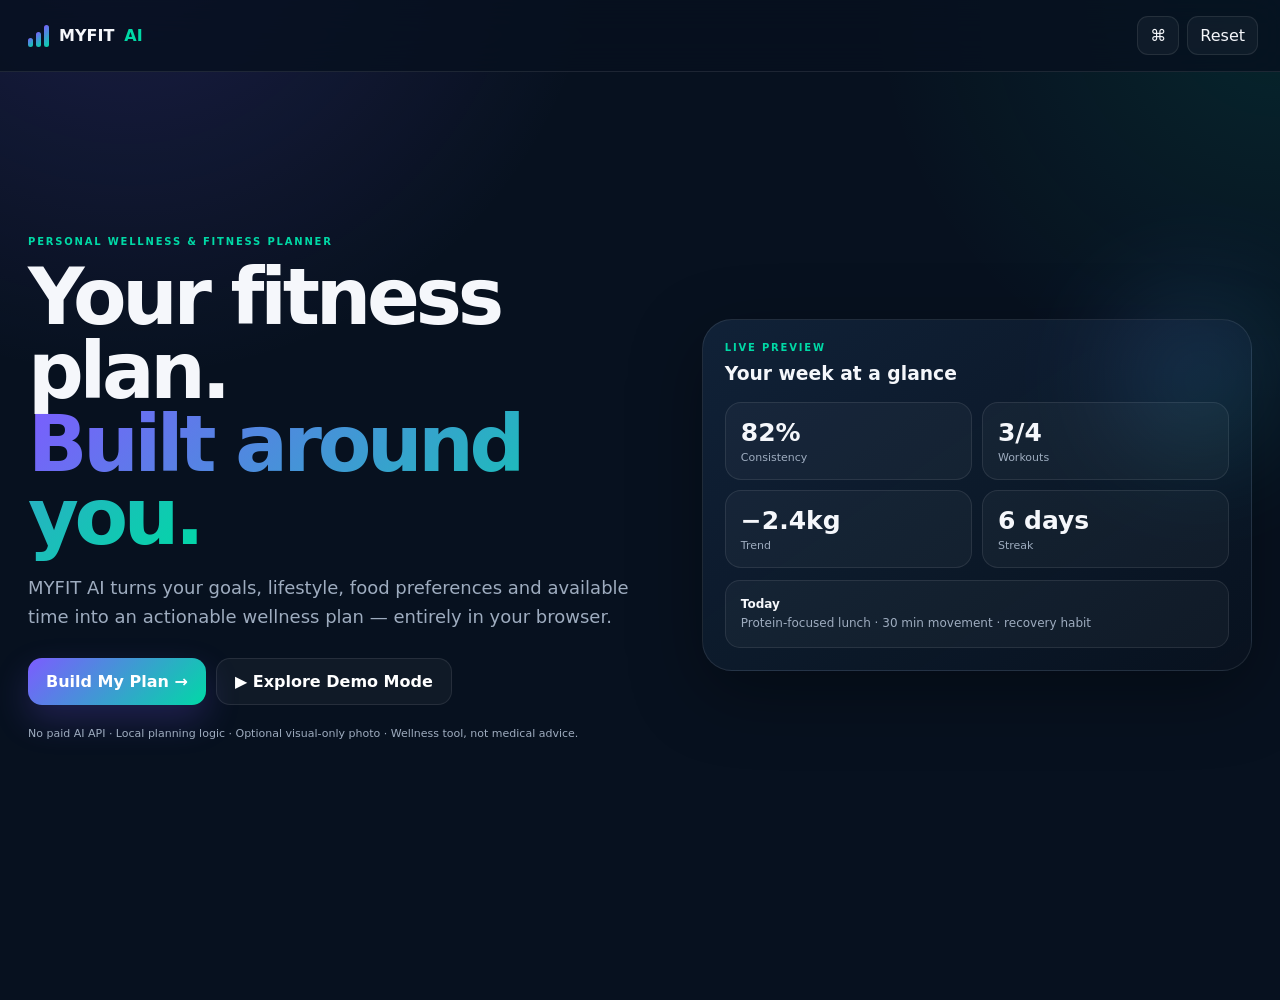
<file: index.html>
<!doctype html>
<html lang="en">
<head>
  <meta charset="utf-8">
  <meta name="viewport" content="width=device-width, initial-scale=1">
  <meta name="theme-color" content="#07111f">
  <meta name="description" content="MYFIT AI — Personal Wellness & Fitness Planner">
  <title>MYFIT AI — Personal Wellness & Fitness Planner</title>
  <link rel="stylesheet" href="css/styles.css?v=20260912">
</head>
<body>
  <div id="app"></div>
  <script src="js/app.js?v=20260912" defer></script>
</body>
</html>
</file>
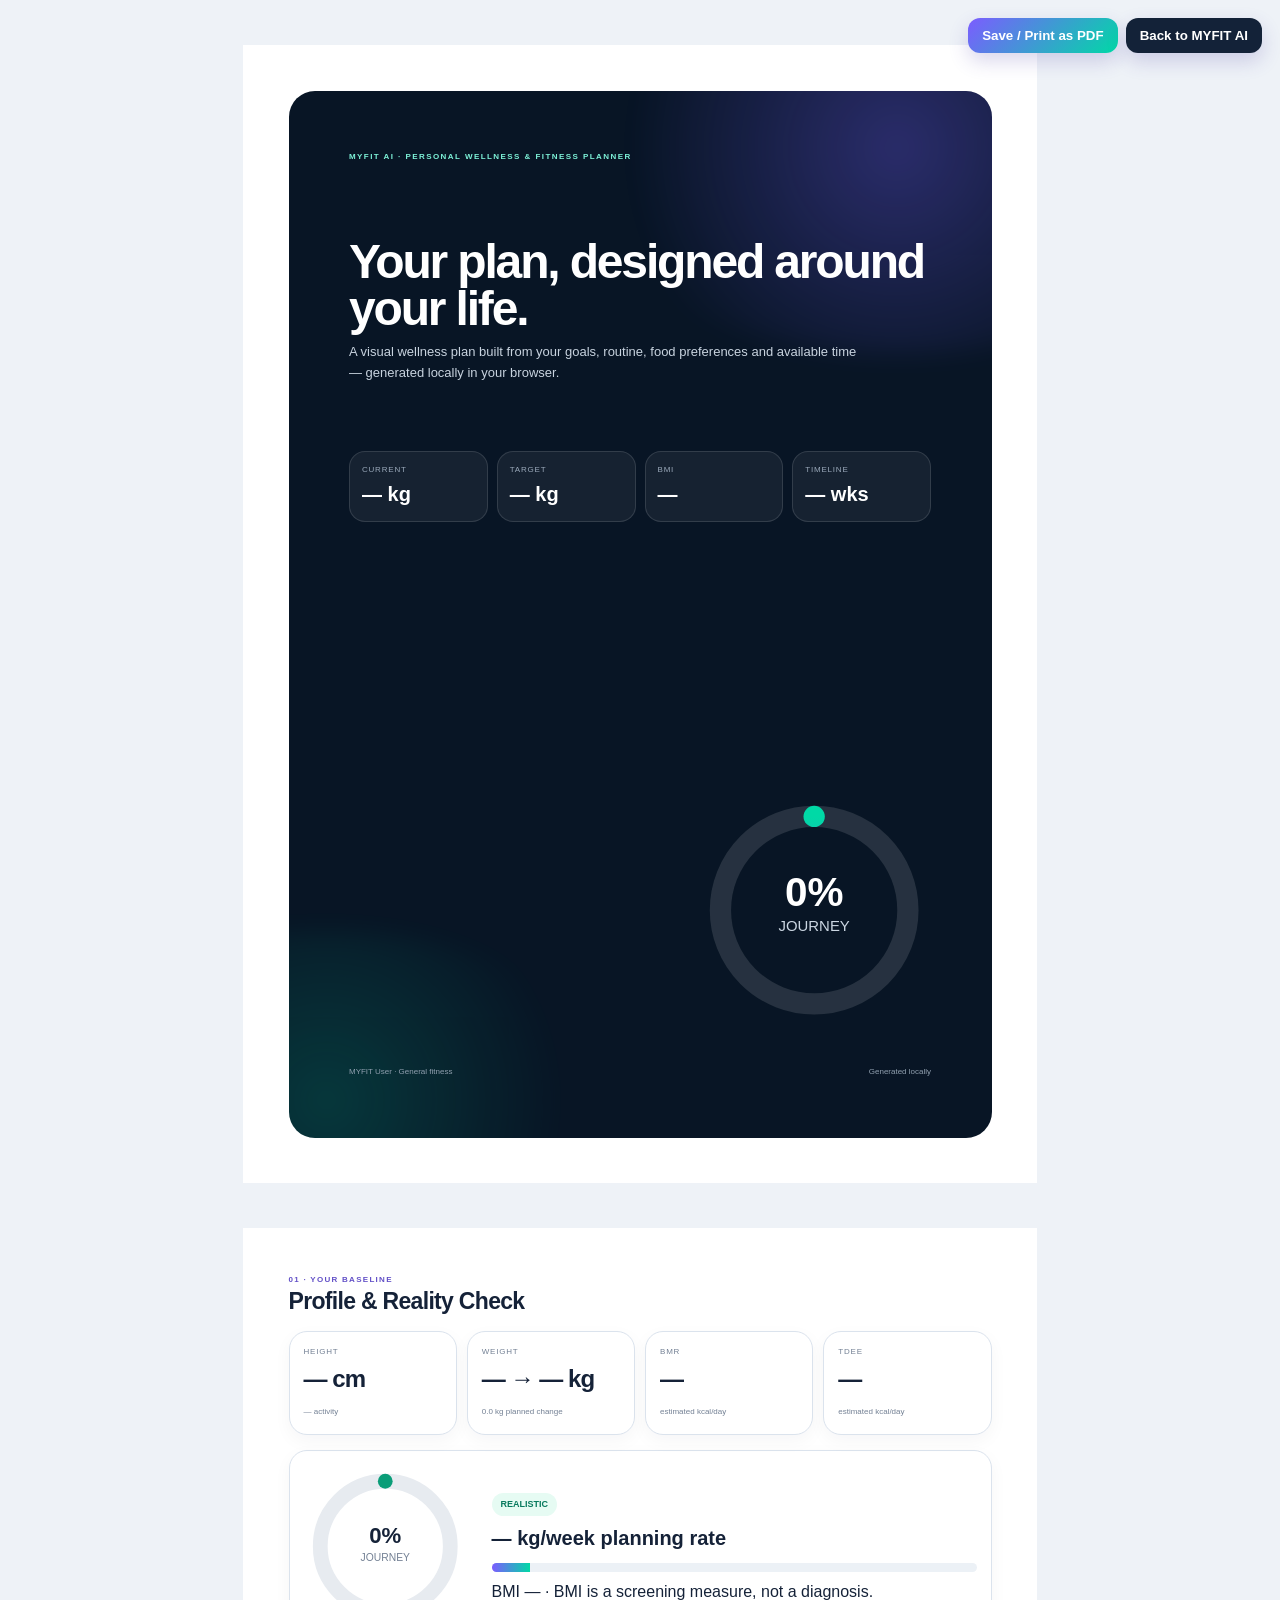
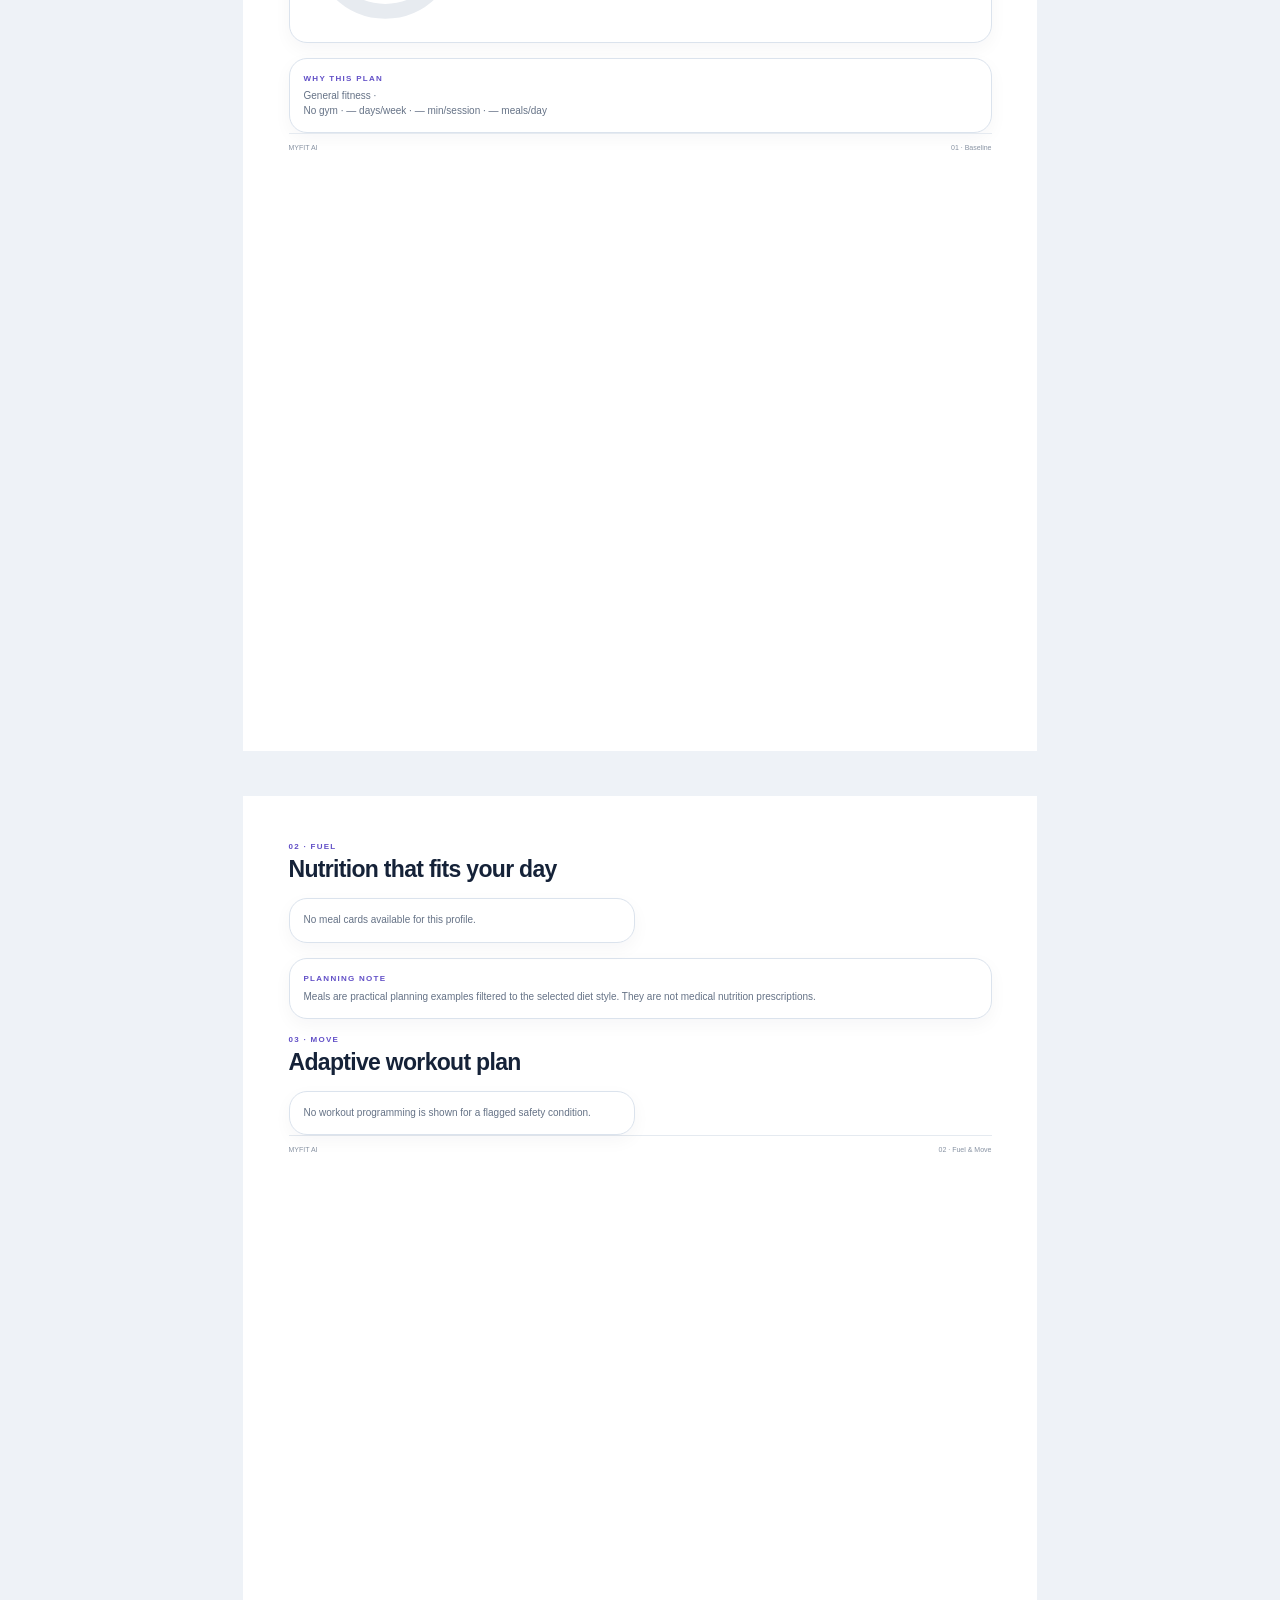
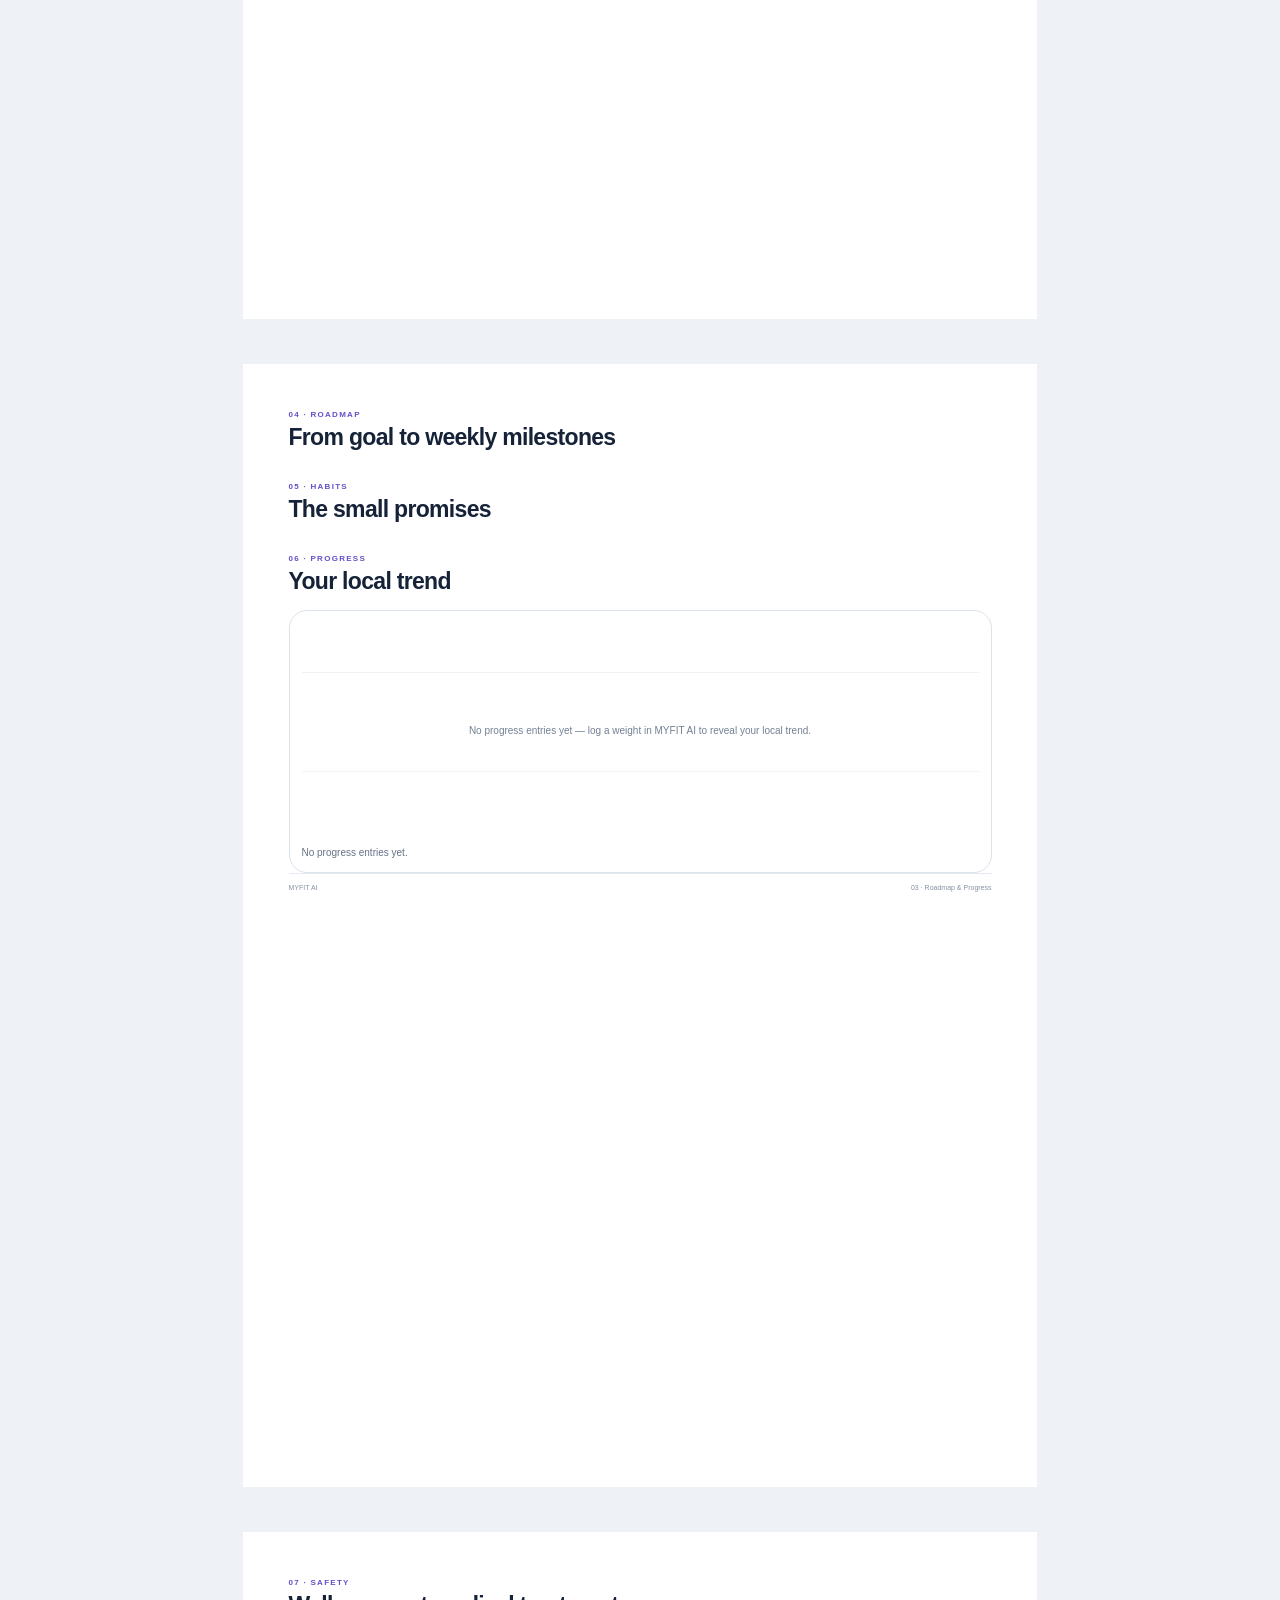
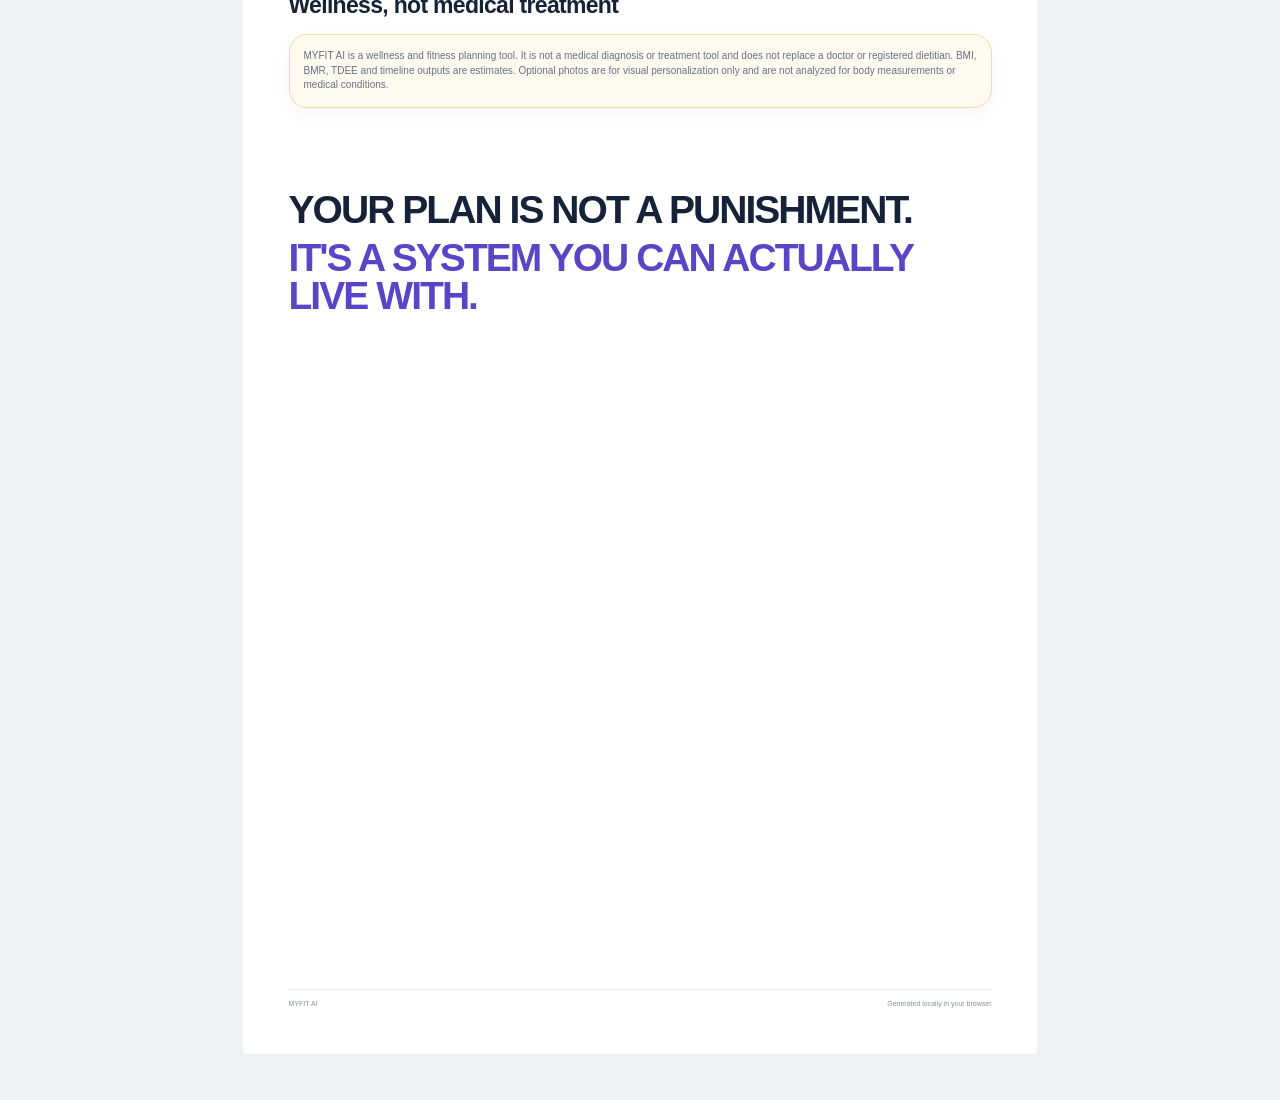
<file: report.html>
<!doctype html>
<html lang="en">
<head>
<meta charset="utf-8">
<meta name="viewport" content="width=device-width,initial-scale=1">
<title>MYFIT AI — Personal Wellness Plan</title>
<style>
@page{size:A4;margin:0}
*{box-sizing:border-box}
html,body{margin:0;padding:0;background:#eef2f7;color:#152238;font-family:Inter,Segoe UI,Arial,sans-serif;-webkit-print-color-adjust:exact;print-color-adjust:exact}
body{line-height:1.45}
.page{width:210mm;min-height:297mm;background:#fff;margin:12mm auto;padding:12mm;position:relative;page-break-after:always;overflow:hidden}
.page:last-of-type{page-break-after:auto}
.brand{font-size:10px;font-weight:900;letter-spacing:.18em;color:#00a88d;text-transform:uppercase}
h1{font-size:36px;line-height:.98;letter-spacing:-.045em;margin:10px 0}
h2{font-size:23px;letter-spacing:-.03em;margin:0 0 12px}h3{font-size:14px;margin:0 0 5px}
p{margin:0}.muted{color:#657286;font-size:10px}.eyebrow{font-size:8px;font-weight:900;letter-spacing:.16em;color:#6250c7;text-transform:uppercase}
.cover{background:#081525;color:#fff;border-radius:26px;min-height:273mm;padding:16mm;position:relative;overflow:hidden}
.cover:before,.cover:after{content:"";position:absolute;border-radius:50%;filter:blur(12px)}
.cover:before{width:180mm;height:110mm;right:-65mm;top:-40mm;background:radial-gradient(circle,#7560ff 0%,rgba(117,96,255,0) 68%);opacity:.32}
.cover:after{width:160mm;height:90mm;left:-70mm;bottom:-35mm;background:radial-gradient(circle,#00d9a6 0%,rgba(0,217,166,0) 68%);opacity:.18}
.cover-content{position:relative;z-index:2;display:flex;flex-direction:column;min-height:245mm}.cover-tag{font-size:8px;letter-spacing:.18em;color:#7df2d8;font-weight:900}.cover h1{font-size:48px;max-width:160mm;margin-top:20mm}.cover-lede{font-size:13px;color:#c8d3df;max-width:135mm;line-height:1.55}
.cover-kpis{display:grid;grid-template-columns:repeat(4,1fr);gap:9px;margin-top:18mm}.kpi{padding:12px;border:1px solid rgba(255,255,255,.12);border-radius:16px;background:rgba(255,255,255,.06)}.kpi span{display:block;color:#9aa9ba;font-size:8px;text-transform:uppercase;letter-spacing:.1em}.kpi strong{display:block;font-size:20px;margin-top:5px}.cover-ring{margin-top:auto;align-self:flex-end;width:62mm;height:62mm}.cover-footer{margin-top:10mm;display:flex;justify-content:space-between;font-size:8px;color:#91a0b0}
.grid2{display:grid;grid-template-columns:1fr 1fr;gap:10px}.grid4{display:grid;grid-template-columns:repeat(4,1fr);gap:10px}.panel{border:1px solid #dbe3ed;border-radius:18px;padding:14px;background:#fff;box-shadow:0 6px 18px rgba(11,31,53,.04)}.metric-card{min-height:84px}.metric-card span{display:block;font-size:8px;color:#738094;text-transform:uppercase;letter-spacing:.1em}.metric-card strong{display:block;font-size:24px;letter-spacing:-.04em;margin-top:5px}.metric-card small{font-size:8px;color:#738094}
.reality{display:grid;grid-template-columns:45mm 1fr;gap:18px;align-items:center;margin-top:12px}.ring{width:43mm;height:43mm}.reality-copy .status{display:inline-block;padding:5px 9px;border-radius:999px;font-weight:900;font-size:9px}.status.success{background:#e6fbf3;color:#087a5e}.status.warn{background:#fff4d6;color:#896400}.status.danger{background:#ffebeb;color:#aa3030}.reality-copy h3{font-size:20px;margin-top:8px}.bar{height:9px;border-radius:999px;background:#ecf1f6;overflow:hidden;margin-top:10px}.bar span{display:block;height:100%;background:linear-gradient(90deg,#7c5cff,#00d9a6)}
.section{margin-top:15px}.meal-grid{display:grid;grid-template-columns:1fr 1fr;gap:10px}.meal-card{border:1px solid #dbe3ed;border-radius:16px;padding:12px;background:linear-gradient(145deg,#fff,#f7fafc);break-inside:avoid}.meal-card .slot{font-size:8px;letter-spacing:.16em;text-transform:uppercase;color:#00a488;font-weight:900}.meal-card h3{font-size:14px;margin-top:7px}.meal-card p{font-size:9px;color:#667386}.tag-row{display:flex;gap:5px;flex-wrap:wrap;margin-top:8px}.tag{font-size:7px;border-radius:999px;background:#eef2ff;color:#5b45c6;padding:3px 5px}
.workout-grid{display:grid;grid-template-columns:1fr 1fr;gap:10px}.workout-card{border:1px solid #dbe3ed;border-radius:16px;padding:12px;break-inside:avoid}.workout-head{display:grid;grid-template-columns:42px 1fr auto;align-items:center;gap:8px;border-bottom:1px solid #e7edf3;padding-bottom:8px}.day{font-size:9px;font-weight:900;color:#5b45c6}.workout-head strong{font-size:13px}.workout-head span{font-size:8px;color:#738094}.exercise{display:flex;justify-content:space-between;gap:8px;padding:6px 0;border-bottom:1px dashed #e3e8ef;font-size:8px}.exercise:last-child{border-bottom:0}.exercise span{color:#738094}
.roadmap{display:grid;grid-template-columns:1fr 1fr;gap:9px}.road{display:grid;grid-template-columns:28px 1fr;gap:9px;align-items:start;border:1px solid #dbe3ed;border-radius:15px;padding:10px}.road-dot{width:28px;height:28px;border-radius:50%;display:grid;place-items:center;background:#eef2ff;color:#5b45c6;font-size:8px;font-weight:900}.road:first-child .road-dot{background:linear-gradient(135deg,#7c5cff,#00d9a6);color:#fff}.road b{font-size:8px;color:#7b8798;text-transform:uppercase;letter-spacing:.12em}.road strong{display:block;font-size:11px;margin-top:2px}.road p{font-size:8px;color:#667386;margin-top:3px}
.habits{display:grid;grid-template-columns:1fr 1fr;gap:10px}.habit{border:1px solid #dbe3ed;border-radius:14px;padding:12px;display:flex;gap:9px;align-items:center}.habit-icon{width:26px;height:26px;border-radius:8px;background:#eef2ff;color:#5b45c6;display:grid;place-items:center;font-size:8px;font-weight:900}.habit strong{font-size:10px}
.chart{border:1px solid #dbe3ed;border-radius:18px;padding:12px}.chart-box{height:57mm;border-radius:12px;background:repeating-linear-gradient(to bottom,#fff 0,#fff 13mm,#eef2f6 13.1mm);overflow:hidden}.chart-box svg{width:100%;height:100%}
.safety{background:#fffaf0;border-color:#f0dca2}.final{background:#fff;display:flex;flex-direction:column;justify-content:center}.final .quote{font-size:39px;font-weight:900;line-height:.98;letter-spacing:-.05em;max-width:170mm}.final .accent{color:#5b45c6;margin-top:10px}.footer{margin-top:auto;padding-top:9px;border-top:1px solid #e5eaf0;display:flex;justify-content:space-between;font-size:7px;color:#8792a2}
.toolbar{position:fixed;right:18px;top:18px;z-index:10;display:flex;gap:8px}.toolbar button{border:0;border-radius:12px;padding:10px 14px;font-weight:800;background:linear-gradient(135deg,#7c5cff,#00d9a6);color:#fff;cursor:pointer;box-shadow:0 8px 20px rgba(65,50,160,.2)}
@media print{body{background:#fff}.page{margin:0;box-shadow:none}.toolbar{display:none}}
@media(max-width:900px){.page{width:auto;min-height:0;margin:0;padding:24px}.cover{min-height:calc(100vh - 48px)}.cover-kpis,.grid4{grid-template-columns:1fr 1fr}.workout-grid,.meal-grid,.grid2,.roadmap,.habits{grid-template-columns:1fr}.reality{grid-template-columns:1fr}.cover-ring{align-self:center;margin-top:25mm}}
</style>
</head>
<body>
<div class="toolbar"><button id="printBtn">Save / Print as PDF</button><button id="backBtn" style="background:#132238">Back to MYFIT AI</button></div>
<div id="report"></div>
<script>
(() => {
'use strict';
const KEY='myfit-ai-github-v1';
const esc=v=>String(v??'').replace(/[&<>"']/g,c=>({'&':'&amp;','<':'&lt;','>':'&gt;','"':'&quot;',"'":'&#39;'}[c]));
const load=()=>{try{return JSON.parse(localStorage.getItem(KEY)||'null')}catch(e){return null}};
const state=load()||{}; const p=state.profile||{}; const m=state.metrics||{}; const pl=state.plan||{}; const progress=state.progress||{};
function goalLabel(g){return g==='fatloss'?'Fat loss':g==='muscle'?'Muscle + fitness':'General fitness'};
function realityLabel(r){return r?.label||r?.tone==='danger'?'TIMELINE REQUIRES RECONSIDERATION':r?.tone==='warn'?'NEEDS ADJUSTMENT':'REALISTIC'};
const current=Number(p.weight||0),target=Number(p.target||0),gap=Math.abs(current-target); const latest=Number((progress.weights||[]).slice(-1)[0]?.weight||current);
const done=target&&current!==target?Math.max(0,Math.min(100,Math.round((Math.max(0,gap-Math.abs(latest-target))/Math.max(gap,.1))*100))):0;
const tone=m.reality?.tone||'success';
const color=tone==='danger'?'#dc3f3f':tone==='warn'?'#d38b00':'#0a9d78';
const circumference=2*Math.PI*44, dash=(circumference*done/100).toFixed(1);
const meals=(pl.nutrition?.meals||[]).map(x=>`<article class="meal-card"><div class="slot">${esc(x.slot)}</div><h3>${esc(x.item?.name||'')}</h3><p>${esc(x.item?.portion||'')}</p><div class="tag-row">${(x.item?.tags||[]).map(t=>`<span class="tag">${esc(t)}</span>`).join('')}</div></article>`).join('');
const workouts=(pl.workout?.sessions||[]).map(s=>`<article class="workout-card"><div class="workout-head"><div class="day">${esc(s.day||'')}</div><div><strong>${esc(s.focus||'')}</strong><span>${s.duration||p.minutes||'—'} min</span></div><span>${esc(pl.workout?.mode||'')}</span></div>${(s.exercises||[]).map(e=>`<div class="exercise"><b>${esc(e.name||'')}</b><span>${esc(e.sets||e.prescription?.sets||'—')} × ${esc(e.reps||e.prescription?.reps||'—')}</span></div>`).join('')}</article>`).join('');
const roads=(pl.roadmap||[]).map((w,i)=>`<div class="road"><div class="road-dot">${w.week||i+1}</div><div><b>Week ${w.week||i+1}</b><strong>${esc(w.title||w.focus||'')}</strong><p>${esc(w.target||w.highlight||'')}</p></div></div>`).join('');
const habits=(pl.habits||[]).map((h,i)=>`<div class="habit"><span class="habit-icon">${String(i+1).padStart(2,'0')}</span><strong>${esc(typeof h==='string'?h:h.title||'')}</strong></div>`).join('');
let trend='<div style="height:100%;display:grid;place-items:center;color:#738094;font-size:10px">No progress entries yet — log a weight in MYFIT AI to reveal your local trend.</div>';
const entries=(progress.weights||[]).filter(x=>Number.isFinite(Number(x.weight)));
if(entries.length>1){const vals=entries.slice(-10).map(x=>Number(x.weight)),min=Math.min(...vals,target),max=Math.max(...vals,target),rg=Math.max(1,max-min);const pts=vals.map((v,i)=>{const x=6+i*(88/Math.max(1,vals.length-1)),y=92-((v-min)/rg)*76;return `${x},${y}`}).join(' ');trend=`<svg viewBox="0 0 100 100" preserveAspectRatio="none"><defs><linearGradient id="grad" x1="0" x2="1"><stop offset="0" stop-color="#7c5cff"/><stop offset="1" stop-color="#00d9a6"/></linearGradient></defs><line x1="5" y1="92" x2="95" y2="92" stroke="#dbe3ed" stroke-width="1"/><polyline points="${pts}" fill="none" stroke="url(#grad)" stroke-width="2.7" vector-effect="non-scaling-stroke" stroke-linecap="round" stroke-linejoin="round"/>${target?`<line x1="5" y1="${92-((target-min)/rg)*76}" x2="95" y2="${92-((target-min)/rg)*76}" stroke="#00a488" stroke-width="1" stroke-dasharray="3 2" vector-effect="non-scaling-stroke"/>`:''}</svg>`}
const report=`
<section class="page"><div class="cover"><div class="cover-content"><div class="cover-tag">MYFIT AI · PERSONAL WELLNESS & FITNESS PLANNER</div><h1>Your plan, designed around your life.</h1><p class="cover-lede">A visual wellness plan built from your goals, routine, food preferences and available time — generated locally in your browser.</p><div class="cover-kpis"><div class="kpi"><span>Current</span><strong>${current||'—'} kg</strong></div><div class="kpi"><span>Target</span><strong>${target||'—'} kg</strong></div><div class="kpi"><span>BMI</span><strong>${m.bmi?Number(m.bmi).toFixed(1):'—'}</strong></div><div class="kpi"><span>Timeline</span><strong>${m.reality?.weeks||'—'} wks</strong></div></div><svg class="cover-ring" viewBox="0 0 110 110"><circle cx="55" cy="55" r="44" fill="none" stroke="rgba(255,255,255,.12)" stroke-width="10"/><circle cx="55" cy="55" r="44" fill="none" stroke="url(#coverGrad)" stroke-width="10" stroke-linecap="round" transform="rotate(-90 55 55)" stroke-dasharray="${dash} ${circumference.toFixed(1)}"/><defs><linearGradient id="coverGrad" x1="0" x2="1"><stop offset="0" stop-color="#7c5cff"/><stop offset="1" stop-color="#00d9a6"/></linearGradient></defs><text x="55" y="53" fill="#fff" font-size="19" font-weight="900" text-anchor="middle">${done}%</text><text x="55" y="65" fill="#cbd6e2" font-size="7" text-anchor="middle">JOURNEY</text></svg><div class="cover-footer"><span>${esc(p.name||'MYFIT User')} · ${goalLabel(p.goal)}</span><span>Generated locally</span></div></div></div></section>
<section class="page"><div class="eyebrow">01 · YOUR BASELINE</div><h2>Profile & Reality Check</h2><div class="grid4"><div class="panel metric-card"><span>Height</span><strong>${p.height||'—'} cm</strong><small>${esc(p.activity||'—')} activity</small></div><div class="panel metric-card"><span>Weight</span><strong>${current||'—'} → ${target||'—'} kg</strong><small>${gap.toFixed(1)} kg planned change</small></div><div class="panel metric-card"><span>BMR</span><strong>${m.bmr?Math.round(m.bmr):'—'}</strong><small>estimated kcal/day</small></div><div class="panel metric-card"><span>TDEE</span><strong>${m.tdee?Math.round(m.tdee):'—'}</strong><small>estimated kcal/day</small></div></div><div class="panel reality section" style="--reality:${color}"><svg class="ring" viewBox="0 0 110 110"><circle class="ring-bg" cx="55" cy="55" r="44" fill="none" stroke="#e7ebf0" stroke-width="10"/><circle cx="55" cy="55" r="44" fill="none" stroke="${color}" stroke-width="10" stroke-linecap="round" transform="rotate(-90 55 55)" stroke-dasharray="${dash} ${circumference.toFixed(1)}"/><text x="55" y="53" fill="#152238" font-size="15" font-weight="900" text-anchor="middle">${done}%</text><text x="55" y="65" fill="#738094" font-size="7" text-anchor="middle">JOURNEY</text></svg><div class="reality-copy"><span class="status ${tone}">${esc(realityLabel(m.reality))}</span><h3>${m.reality?.rate?Number(m.reality.rate).toFixed(1):'—'} kg/week planning rate</h3><p>${esc(m.reality?.msg||'')}</p><div class="bar"><span style="width:${Math.max(8,Math.min(100,(Number(m.reality?.rate||0)/1.2)*100))}%"></span></div><p style="margin-top:8px">BMI ${m.bmi?Number(m.bmi).toFixed(1):'—'} · BMI is a screening measure, not a diagnosis.</p></div></div><div class="panel section"><div class="eyebrow">WHY THIS PLAN</div><p class="muted" style="margin-top:5px">${esc(goalLabel(p.goal))} · ${esc(p.diet||'')}</p><p class="muted">${p.gym?'Gym access':'No gym'} · ${p.days||'—'} days/week · ${p.minutes||'—'} min/session · ${p.meals||'—'} meals/day</p></div><div class="footer"><span>MYFIT AI</span><span>01 · Baseline</span></div></section>
<section class="page"><div class="eyebrow">02 · FUEL</div><h2>Nutrition that fits your day</h2><div class="meal-grid">${meals||'<div class="panel"><p class="muted">No meal cards available for this profile.</p></div>'}</div><div class="panel section"><div class="eyebrow">PLANNING NOTE</div><p class="muted" style="margin-top:5px">Meals are practical planning examples filtered to the selected diet style. They are not medical nutrition prescriptions.</p></div><div class="eyebrow section">03 · MOVE</div><h2>Adaptive workout plan</h2><div class="workout-grid">${workouts||'<div class="panel"><p class="muted">No workout programming is shown for a flagged safety condition.</p></div>'}</div><div class="footer"><span>MYFIT AI</span><span>02 · Fuel & Move</span></div></section>
<section class="page"><div class="eyebrow">04 · ROADMAP</div><h2>From goal to weekly milestones</h2><div class="roadmap">${roads}</div><div class="eyebrow section">05 · HABITS</div><h2>The small promises</h2><div class="habits">${habits}</div><div class="eyebrow section">06 · PROGRESS</div><h2>Your local trend</h2><div class="chart"><div class="chart-box">${trend}</div><p class="muted" style="margin-top:7px">${entries.length?entries.length+' local weight entries logged.':'No progress entries yet.'}</p></div><div class="footer"><span>MYFIT AI</span><span>03 · Roadmap & Progress</span></div></section>
<section class="page final"><div class="eyebrow">07 · SAFETY</div><h2>Wellness, not medical treatment</h2><div class="panel safety"><p class="muted">MYFIT AI is a wellness and fitness planning tool. It is not a medical diagnosis or treatment tool and does not replace a doctor or registered dietitian. BMI, BMR, TDEE and timeline outputs are estimates. Optional photos are for visual personalization only and are not analyzed for body measurements or medical conditions.</p></div><div class="quote" style="margin-top:22mm">YOUR PLAN IS NOT A PUNISHMENT.</div><div class="quote accent">IT'S A SYSTEM YOU CAN ACTUALLY LIVE WITH.</div><div class="footer"><span>MYFIT AI</span><span>Generated locally in your browser</span></div></section>`;
document.getElementById('report').innerHTML=report;
document.getElementById('printBtn').onclick=()=>window.print();
document.getElementById('backBtn').onclick=()=>location.href='./';
})();
</script>
</body>
</html>
</file>
<file: css/styles.css>
:root{--bg:#07111f;--surface:#0d1b2a;--surface2:#12243a;--text:#f5f7fb;--muted:#9eacbf;--border:rgba(255,255,255,.09);--primary:#7c5cff;--secondary:#00d9a6;--warn:#ffb84d;--danger:#ff6b6b;--grad:linear-gradient(135deg,#7c5cff,#00d9a6);--radius:22px;--shadow:0 22px 70px rgba(0,0,0,.34)}
*{box-sizing:border-box}html{scroll-behavior:smooth}body{margin:0;background:radial-gradient(circle at 10% -10%,rgba(124,92,255,.18),transparent 30%),radial-gradient(circle at 100% 0,rgba(0,217,166,.10),transparent 25%),var(--bg);color:var(--text);font-family:Inter,system-ui,-apple-system,BlinkMacSystemFont,"Segoe UI",sans-serif;min-height:100vh}button,input,select,textarea{font:inherit}button{cursor:pointer}button:disabled{opacity:.45;cursor:not-allowed}.app{min-height:100vh}.topbar{position:sticky;top:0;z-index:50;height:72px;display:flex;align-items:center;justify-content:space-between;padding:0 22px;background:rgba(7,17,31,.82);backdrop-filter:blur(18px);border-bottom:1px solid var(--border)}.brand{display:flex;gap:10px;align-items:center;border:0;background:transparent;color:var(--text);font-weight:800;font-size:16px}.brand span{color:var(--secondary)}.mark{display:inline-flex;gap:3px;align-items:flex-end}.mark i{display:block;width:5px;border-radius:6px;background:var(--grad)}.mark i:nth-child(1){height:9px}.mark i:nth-child(2){height:15px}.mark i:nth-child(3){height:22px}.top-actions{display:flex;gap:8px}.icon-btn,.text-btn{background:rgba(255,255,255,.04);border:1px solid var(--border);color:var(--text);border-radius:11px;padding:9px 12px}.main{max-width:1260px;margin:0 auto;padding:28px 18px 110px}.hero{min-height:calc(100vh - 110px);display:grid;grid-template-columns:1.08fr .92fr;gap:28px;align-items:center}.eyebrow{color:var(--secondary);font-size:10px;font-weight:800;letter-spacing:.18em;text-transform:uppercase}.hero h1,h1,h2,h3{font-family:Manrope,Inter,system-ui,sans-serif}.hero h1{font-size:clamp(43px,7vw,78px);line-height:.94;letter-spacing:-.055em;margin:14px 0}.gradient-text{color:transparent;background:var(--grad);background-clip:text;-webkit-background-clip:text}.lead{color:var(--muted);font-size:18px;line-height:1.65;max-width:670px}.actions{display:flex;gap:10px;flex-wrap:wrap;margin-top:26px}.btn{border:0;border-radius:14px;padding:13px 18px;color:#fff;font-weight:750}.btn-primary{background:var(--grad);box-shadow:0 15px 35px rgba(124,92,255,.22)}.btn-secondary{background:rgba(255,255,255,.04);border:1px solid var(--border)}.btn-danger{background:rgba(255,107,107,.10);border:1px solid rgba(255,107,107,.22);color:#ffd4d4}.btn-sm{padding:9px 12px;font-size:12px}.preview{position:relative;padding:22px;border-radius:30px;background:linear-gradient(145deg,rgba(18,36,58,.90),rgba(9,18,31,.86));border:1px solid var(--border);box-shadow:var(--shadow)}.preview:after{content:"";position:absolute;width:170px;height:170px;right:-30px;top:-30px;border-radius:50%;background:var(--grad);filter:blur(55px);opacity:.18}.mini-grid{display:grid;grid-template-columns:1fr 1fr;gap:10px;margin-top:16px}.mini{padding:15px;border-radius:16px;background:rgba(255,255,255,.035);border:1px solid var(--border)}.mini strong{font-size:25px}.mini span{display:block;color:var(--muted);font-size:11px;margin-top:4px}.wizard{max-width:880px;margin:30px auto}.wizard-head{display:flex;justify-content:space-between;align-items:center;gap:14px;margin-bottom:18px}.steps{display:flex;gap:6px;flex:1}.step{height:5px;flex:1;border-radius:999px;background:#203247}.step.on{background:var(--grad)}.card{background:rgba(13,27,42,.85);border:1px solid var(--border);border-radius:var(--radius);padding:22px}.question{box-shadow:var(--shadow)}.grid2{display:grid;grid-template-columns:1fr 1fr;gap:14px}.field{margin-bottom:16px}.field label{display:block;font-size:13px;color:var(--muted);margin-bottom:7px}.field input,.field select,.field textarea{width:100%;background:#0a1726;color:var(--text);border:1px solid var(--border);border-radius:13px;padding:12px 13px;outline:none}.field input:focus,.field select:focus,.field textarea:focus{border-color:var(--primary);box-shadow:0 0 0 3px rgba(124,92,255,.12)}.option-grid{display:grid;grid-template-columns:1fr 1fr;gap:12px}.option{background:rgba(255,255,255,.03);color:var(--text);border:1px solid var(--border);border-radius:18px;text-align:left;padding:18px}.option.selected{border-color:var(--primary);background:linear-gradient(135deg,rgba(124,92,255,.16),rgba(0,217,166,.07))}.option strong{display:block}.option span{display:block;color:var(--muted);font-size:12px;line-height:1.4;margin-top:5px}.wizard-actions{display:flex;justify-content:space-between;gap:10px;margin-top:18px}.reality{display:grid;grid-template-columns:1.1fr .9fr;gap:16px}.status{display:inline-flex;padding:7px 10px;border-radius:999px;font-size:10px;font-weight:800;letter-spacing:.09em}.status.success{color:#8ff1d2;background:rgba(53,208,127,.10);border:1px solid rgba(53,208,127,.18)}.status.warn{color:#ffd794;background:rgba(255,184,77,.10);border:1px solid rgba(255,184,77,.18)}.status.danger{color:#ffc0c0;background:rgba(255,107,107,.10);border:1px solid rgba(255,107,107,.18)}.big-number{font-size:44px;font-weight:850;letter-spacing:-.05em;margin-top:8px}.scale{height:12px;border-radius:999px;background:linear-gradient(90deg,#35d07f,#ffb84d,#ff6b6b);margin:30px 0 10px;position:relative}.scale i{position:absolute;width:22px;height:22px;border-radius:50%;background:#fff;top:50%;transform:translate(-50%,-50%);border:5px solid var(--bg)}.notice{padding:14px 15px;border-radius:15px;background:rgba(255,255,255,.035);border:1px solid var(--border);font-size:12px;line-height:1.55}.notice.danger{background:rgba(255,107,107,.08);border-color:rgba(255,107,107,.22)}.notice.safety{background:rgba(255,184,77,.07);border-color:rgba(255,184,77,.16)}.dashboard{max-width:1320px;margin:auto}.dash-hero{padding:30px;border-radius:30px;background:radial-gradient(circle at 80% 35%,rgba(124,92,255,.20),transparent 28%),linear-gradient(145deg,rgba(18,36,58,.95),rgba(9,18,31,.94));border:1px solid var(--border);display:grid;grid-template-columns:1fr 220px;gap:25px;align-items:center}.dash-hero h2{font-size:clamp(31px,4vw,50px);margin:8px 0}.muted{color:var(--muted);line-height:1.6}.journey-ring{width:180px;height:180px;border-radius:50%;display:grid;place-items:center;background:conic-gradient(var(--primary) calc(var(--p)*1%),rgba(255,255,255,.08) 0);padding:2px}.journey-ring>div{width:100%;height:100%;border-radius:50%;background:#08121f;display:grid;place-items:center;text-align:center}.journey-ring strong{display:block;font-size:40px}.journey-ring span{display:block;color:var(--muted);font-size:10px;text-transform:uppercase;letter-spacing:.14em}.kpis{display:grid;grid-template-columns:repeat(4,1fr);gap:11px;margin-top:14px}.kpi{min-height:125px}.kpi .label{font-size:10px;color:var(--muted);letter-spacing:.12em}.kpi strong{display:block;font-size:31px;margin:10px 0 4px}.dash-grid{display:grid;grid-template-columns:1.1fr .9fr;gap:14px;margin-top:14px}.section-title{display:flex;justify-content:space-between;align-items:end;gap:10px;margin:28px 0 12px}.today{display:grid;grid-template-columns:repeat(3,1fr);gap:12px}.today-card{min-height:175px;display:flex;flex-direction:column}.today-card strong{font-size:19px;margin-top:8px}.today-card p{color:var(--muted);font-size:12px;line-height:1.55}.today-card .text-btn{margin-top:auto;align-self:flex-start}.roadmap-track{display:flex;gap:8px;overflow:auto;padding:8px 0 10px}.roadmap-node{min-width:82px;background:transparent;border:0;color:var(--muted);text-align:center}.roadmap-node b{width:42px;height:42px;border-radius:50%;display:grid;place-items:center;margin:auto;background:#132338;border:1px solid var(--border);color:var(--muted)}.roadmap-node.current b{background:var(--grad);color:#fff;border:0}.roadmap-node.done b{background:rgba(53,208,127,.15);color:#8ff1d2;border-color:rgba(53,208,127,.25)}.roadmap-node span{display:block;font-size:10px;margin-top:7px}.habits{display:grid;grid-template-columns:repeat(4,1fr);gap:10px}.habit{padding:17px;border-radius:18px;border:1px solid var(--border);background:rgba(255,255,255,.025)}.habit b{display:block}.habit small{display:block;color:var(--muted);margin-top:5px;line-height:1.4}.photo-panel{display:grid;grid-template-columns:220px 1fr;gap:20px;align-items:center;margin-top:18px;padding:16px;border-radius:24px;border:1px solid var(--border);background:linear-gradient(135deg,rgba(124,92,255,.09),rgba(0,217,166,.05))}.photo-preview,.photo-empty{width:220px;height:160px;object-fit:cover;border-radius:17px;background:rgba(255,255,255,.035);border:1px dashed var(--border);display:grid;place-items:center;text-align:center;padding:16px;color:var(--muted);font-size:11px}.photo-actions{display:flex;gap:9px;align-items:center;margin-top:12px}.bottom{position:fixed;bottom:10px;left:50%;transform:translateX(-50%);z-index:60;display:flex;gap:5px;padding:7px;border-radius:18px;background:rgba(7,17,31,.88);border:1px solid var(--border);backdrop-filter:blur(16px)}.bottom button{border:0;background:transparent;color:var(--muted);padding:8px 12px;border-radius:11px}.bottom button:hover{background:rgba(255,255,255,.05);color:#fff}.loading{min-height:70vh;display:grid;place-items:center;text-align:center}.orb{width:90px;height:90px;border-radius:50%;background:var(--grad);box-shadow:0 0 70px rgba(0,217,166,.22);animation:pulse 1.8s infinite;margin:auto}.plan-grid{display:grid;grid-template-columns:1fr 1fr;gap:14px}.list{display:grid;gap:9px}.list-item{padding:13px 14px;border-radius:15px;border:1px solid var(--border);background:rgba(255,255,255,.025)}.list-item strong{display:block}.list-item small{display:block;color:var(--muted);margin-top:5px;line-height:1.45}.theme-grid{display:grid;grid-template-columns:repeat(5,1fr);gap:12px}.theme{border:1px solid var(--border);background:rgba(255,255,255,.025);color:#fff;border-radius:20px;overflow:hidden;text-align:left}.theme.selected{border-color:var(--secondary)}.swatch{height:140px;background:radial-gradient(circle at 70% 25%,var(--a),transparent 35%),radial-gradient(circle at 30% 80%,var(--b),transparent 33%),var(--c);padding:15px}.swatch div{border-radius:13px;background:rgba(0,0,0,.35);border:1px solid rgba(255,255,255,.14);padding:13px}.theme-name{padding:12px 14px}.theme-name b{display:block}.theme-name span{display:block;color:var(--muted);font-size:10px;margin-top:4px}.presentation{min-height:calc(100vh - 90px);border-radius:28px;background:radial-gradient(circle at 50% 30%,rgba(124,92,255,.19),transparent 25%),#050914;display:grid;place-items:center;text-align:center;padding:25px;position:relative;overflow:hidden}.present-top{position:absolute;top:18px;left:18px;right:18px;display:flex;justify-content:space-between;z-index:2}.present-progress{position:absolute;left:18px;right:18px;top:64px;height:3px;background:rgba(255,255,255,.07);border-radius:999px;overflow:hidden}.present-progress span{display:block;height:100%;background:var(--grad)}.present-slide{max-width:1100px;animation:fadeUp .45s ease}.present-slide h1{font-size:clamp(42px,7vw,88px);line-height:.95;letter-spacing:-.055em;margin:16px 0}.present-slide p{max-width:760px;margin:0 auto;color:var(--muted);line-height:1.6}.pres-grid{display:grid;grid-template-columns:repeat(4,1fr);gap:10px;margin-top:28px}.pres-cell{padding:16px;border:1px solid var(--border);border-radius:18px;background:rgba(255,255,255,.035)}.pres-cell strong{display:block;font-size:22px;margin-top:6px}.present-controls{position:absolute;bottom:18px;left:18px;right:18px;display:flex;justify-content:center;gap:8px}.final-quote{font-size:clamp(42px,7vw,82px);font-weight:900;line-height:.93;letter-spacing:-.055em}.final-quote.accent{margin-top:10px;color:transparent;background:var(--grad);background-clip:text;-webkit-background-clip:text}.report-page{max-width:1050px;margin:auto}.table{width:100%;border-collapse:collapse}.table th,.table td{padding:9px;border-bottom:1px solid var(--border);text-align:left;font-size:11px;vertical-align:top}.table th{color:var(--muted);font-size:9px;text-transform:uppercase;letter-spacing:.1em}.progress-chart{height:220px;display:flex;align-items:end;gap:8px;padding:12px;background:repeating-linear-gradient(to bottom,transparent 0,transparent 47px,rgba(255,255,255,.04) 48px);border-radius:16px}.bar{flex:1;border-radius:8px 8px 2px 2px;background:var(--grad);min-height:8px}.focus{outline:2px solid var(--secondary);outline-offset:3px}@keyframes pulse{50%{transform:scale(1.07);opacity:.72}}@keyframes fadeUp{from{opacity:0;transform:translateY(10px)}to{opacity:1;transform:none}}@media(max-width:980px){.hero,.dash-hero,.reality,.dash-grid{grid-template-columns:1fr}.kpis{grid-template-columns:1fr 1fr}.theme-grid{grid-template-columns:repeat(3,1fr)}.habits{grid-template-columns:1fr 1fr}.photo-panel{grid-template-columns:1fr 1fr}}@media(max-width:700px){.topbar{padding:0 14px}.main{padding:18px 13px 100px}.grid2,.option-grid,.plan-grid,.today,.pres-grid{grid-template-columns:1fr}.kpis{grid-template-columns:1fr 1fr}.theme-grid{grid-template-columns:1fr 1fr}.photo-panel{grid-template-columns:1fr}.photo-preview,.photo-empty{width:100%}.hero{min-height:auto;padding-top:20px}.present-controls{flex-wrap:wrap}.present-controls .btn{flex:1;min-width:100px}}@media(max-width:480px){.kpis,.habits,.theme-grid{grid-template-columns:1fr}.journey-ring{margin:auto}.wizard-actions{flex-direction:column-reverse}.wizard-actions .btn{width:100%}}@media(prefers-reduced-motion:reduce){*,*::before,*::after{animation-duration:.01ms!important;transition-duration:.01ms!important;scroll-behavior:auto!important}}
</file>
